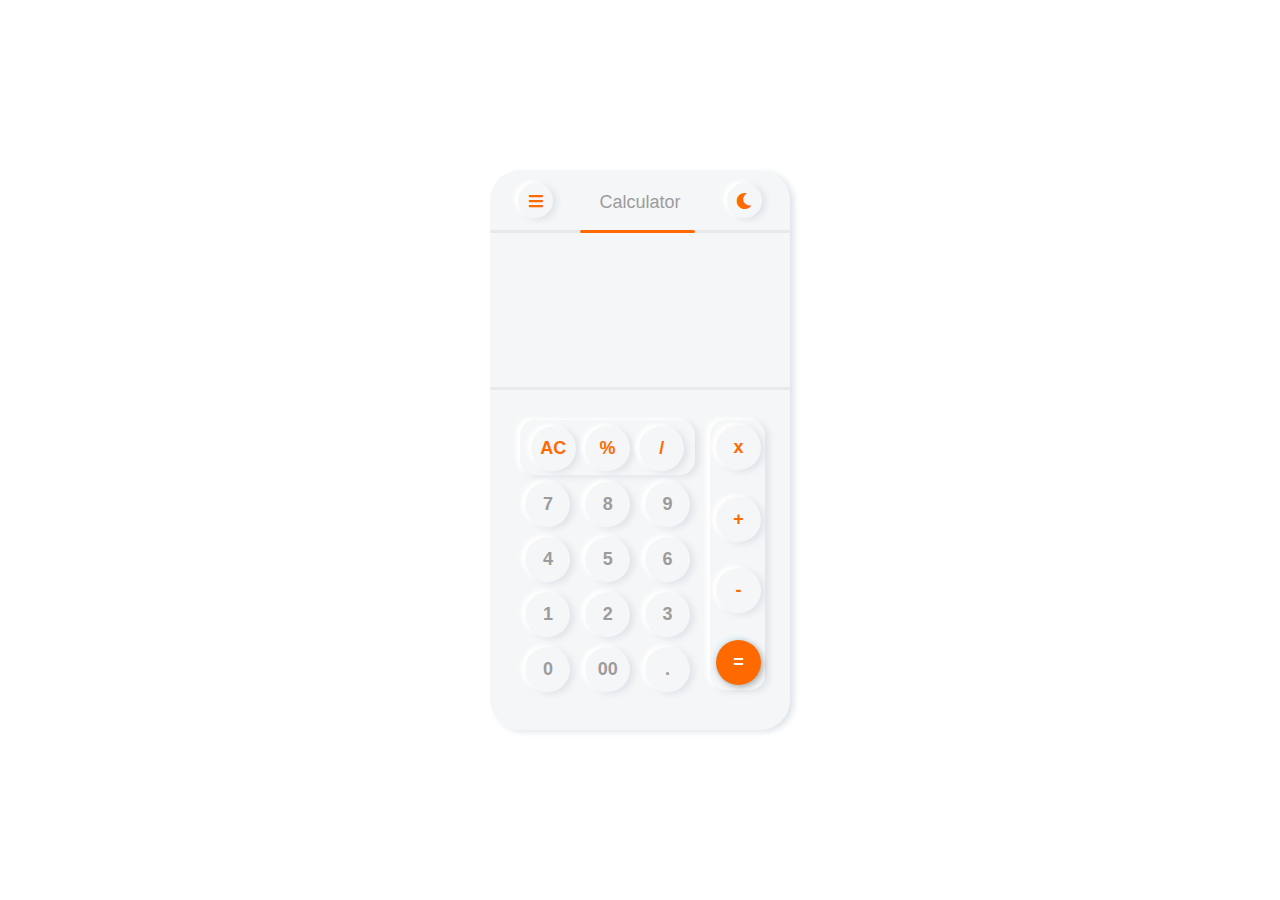
<file: Réalisation/Code Source/index.html>
<!doctype html>
<html lang="en">
  <head>
  <link rel="icon" type="image/png" sizes="32x32" href="./images/favicon.png">

    <title>Calculator</title>
    <!-- Required meta tags -->
    <meta charset="utf-8">
    <meta name="viewport" content="width=device-width, initial-scale=1, shrink-to-fit=no">

    <!-- Bootstrap CSS -->
    <link
      rel="stylesheet"
      href="https://cdnjs.cloudflare.com/ajax/libs/font-awesome/5.15.2/css/all.min.css"
    />
    <link rel="stylesheet" href="css/style.css">
    <link rel="stylesheet" href="https://stackpath.bootstrapcdn.com/bootstrap/4.3.1/css/bootstrap.min.css" integrity="sha384-ggOyR0iXCbMQv3Xipma34MD+dH/1fQ784/j6cY/iJTQUOhcWr7x9JvoRxT2MZw1T" crossorigin="anonymous">
    <!-- JavaScript -->
    <script src="js/CalculatriceBLO.js"></script>
    <script src="js/calculatrice.js"></script>
  </head>
  <body>
    <div class="main">
    <div class="heading ">
                <i id="operator" class="fas fa-bars"></i>
                <span >Calculator</span>
                <i id="operator"  class="fas fa-moon"></i>
            </div>
    <div class="result">

    <input class="" type="text" id="afficheur" name="afficheur"  readonly/>
              </div>
    <div id="keyboard">
        <div class="group">
            <div class="top-section">

                <input id="operator" type="submit" onclick="Init()" value="AC"  ></input>
                <input id="operator" type="submit" onclick="Operation('%')" value="%"></input>
                <input id="operator" type="submit" onclick="Operation('/')" value="/"></input>
            </div>
            <div class="middle-section">
  
            <input  type="submit" onclick="ClickNumber(7)" value="7"  ></input>
            <input  type="submit" onclick="ClickNumber(8)" value="8"  ></input>
            <input  type="submit" onclick="ClickNumber(9)" value="9"  ></input>

           <input  type="submit"  onclick="ClickNumber(4)" value="4"  ></input>
           <input  type="submit"  onclick="ClickNumber(5)" value="5"  ></input>
           <input  type="submit"  onclick="ClickNumber(6)" value="6"  ></input>

           <input  type="submit"  onclick="ClickNumber(1)" value="1"  ></input>
           <input  type="submit"  onclick="ClickNumber(2)" value="2"  ></input>
           <input  type="submit"  onclick="ClickNumber(3)" value="3"  ></input>

           <input  type="submit"  onclick="ClickNumber(0)"  value="0"  ></input>
           <input  type="submit"  onclick="ClickNumber(00)" value="00"></input>
           <input  type="submit"                            value="."  ></input>
           </div>
        </div>

        <div class="side-section">

            <input id="operator" type="submit" onclick="Operation('x')" value="x"  ></input>
            <input id="operator" type="submit" onclick="Operation('+')" value="+"  ></input>
            <input id="operator" type="submit" onclick="Operation('-')" value="-"  ></input>
            <input id="operator" type="submit" onclick="Egale()" value="="  class="equal"></input> 
        </div>
</div>
    <!-- Optional JavaScript -->
    <!-- jQuery first, then Popper.js, then Bootstrap JS -->
    <script src="https://code.jquery.com/jquery-3.3.1.slim.min.js" integrity="sha384-q8i/X+965DzO0rT7abK41JStQIAqVgRVzpbzo5smXKp4YfRvH+8abtTE1Pi6jizo" crossorigin="anonymous"></script>
    <script src="https://cdnjs.cloudflare.com/ajax/libs/popper.js/1.14.7/umd/popper.min.js" integrity="sha384-UO2eT0CpHqdSJQ6hJty5KVphtPhzWj9WO1clHTMGa3JDZwrnQq4sF86dIHNDz0W1" crossorigin="anonymous"></script>
    <script src="https://stackpath.bootstrapcdn.com/bootstrap/4.3.1/js/bootstrap.min.js" integrity="sha384-JjSmVgyd0p3pXB1rRibZUAYoIIy6OrQ6VrjIEaFf/nJGzIxFDsf4x0xIM+B07jRM" crossorigin="anonymous"></script>
  </body>
</html>
</file>
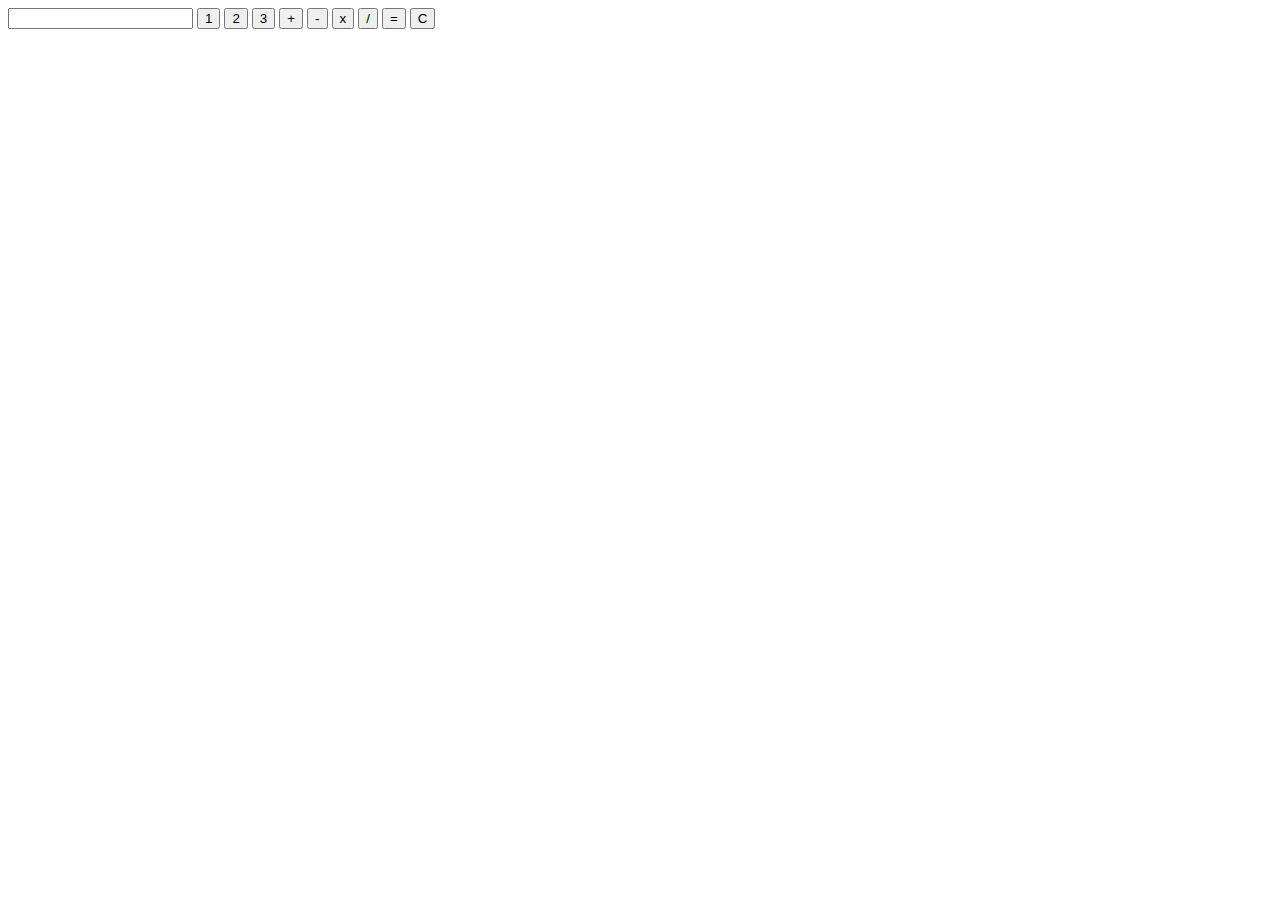
<file: Prototype - Code Source/calculatrice.html>
<!DOCTYPE html>
<html lang="fr">
<head>
    <meta charset="UTF-8">
    <meta http-equiv="X-UA-Compatible" content="IE=edge">
    <meta name="viewport" content="width=device-width, initial-scale=1.0">
    <title>Calculatrice</title>
    <script src="CalculatriceBLO.js"></script>
    <script src="calculatrice.js"></script>
</head>
<body>
    <input type="text" id="afficheur">
    <button onclick="ClickNumber(1)">1</button>
    <button onclick="ClickNumber(2)">2</button>
    <button onclick="ClickNumber(3)">3</button>
    <button onclick="Operation('+')">+</button>
    <button onclick="Operation('-')">-</button>
    <button onclick="Operation('x')">x</button>
    <button onclick="Operation('/')">/</button>
    <button onclick="Egale()">=</button>
    <button onclick="Init()">C</button>
</body>
</html>
</file>
<file: Réalisation/Code Source/css/style.css>
:root {
  --black: rgba(#000, 0.4);
}
html {
  --bg: #f5f6f7;
  --color-text: #9c9c9c;
  --color-orange: #ff6a00;
  --color-shadow: -4px -2px 4px 0px #ffffff, 4px 2px 6px 0px #dfe4ea;
  --color-inset-shadow: inset -2px -2px 6px rgba(255, 255, 255, 0.8),
    inset 2px 2px 6px rgba(0, 0, 0, 0.1);
  --color-equal-shadow: -2px -2px 6px rgba(3, 169, 244, 0.1),
    2px 2px 6px rgba(0, 0, 0, 0.3);
  --color-equal-inset-shadow: inset -2px -2px 6px rgba(255, 255, 255, 0.5),
    inset 2px 2px 6px rgba(0, 0, 0, 0.3);
}
html[data-theme="dark"] {
  --bg: #131419;
  --color-text: #ffffff;
  --color-orange: #ff6a00;
  --color-shadow: -3px -3px 10px rgba(255, 255, 255, 0.07),
    3px 3px 15px rgba(0, 0, 0, 0.5);
  --color-inset-shadow: inset -2px -2px 6px rgba(255, 255, 255, 0.01),
    inset 2px 2px 6px rgba(0, 0, 0, 0.8);
  --color-equal-shadow: -2px -2px 6px rgba(3, 169, 244, 0.01),
    2px 2px 6px rgba(0, 0, 0, 0.8);
  --color-equal-inset-shadow: inset -2px -2px 6px rgba(255, 106, 0, 0.2),
    inset 2px 2px 6px rgba(0, 0, 0, 0.5);
}
* {
  margin: 0;
  padding: 0;
  box-sizing: border-box;
}
body {
  background: var(--bg);
  font-family: "Poppins", sans-serif;
  height: 100vh;
  width: 100%;
  display: flex;
  align-items: center;
  justify-content: center;
}
.main {
  width: 300px;
  height: 560px;
  position: absolute;
  top: 50%;
  left: 50%;
  transform: translate(-50%, -50%);
  border-radius: 30px;
  background: var(--bg);
  box-shadow: var(--color-shadow);
  overflow: hidden;
}
.heading {
  height: 60px;
  display: flex;
  justify-content: space-between;
  align-items: center;
  position: relative;
  padding: 0px 28px;
}
.heading span {
  color: var(--color-text);
  font-size: 18px;
}
.heading span:nth-child(1),
.heading span:nth-child(3) {
  cursor: pointer;
  font-size: 15px;
}
.heading span:nth-child(2) {
  margin-top: 5px;
}
.heading span:nth-child(2)::after {
  width: 115px;
  content: "";
  position: absolute;
  bottom: -5%;
  border-bottom: 3px solid var(--color-orange);
  z-index: 10;
  left: 30%;
  border-radius: 10px;
}
.result {
  height: 160px;
  position: relative;
  background: var(--bg);
  border-top: 3px solid rgba(0, 0, 0, 0.05);
  border-bottom: 3px solid rgba(0, 0, 0, 0.05);
}
.result input {
  height: 100%;
  width: 100%;
  background: transparent;
  border: none;
  outline: none;
  position: absolute;
  text-align: right;
  bottom: 2%;
  right: 5%;
  font-size: 32px;
  color: var(--color-text);
}
#keyboard {
  padding: 30px 20px;
}
#keyboard input[type="submit"] {
  outline: none;
}
.top-section {
  height: auto;
  position: relative;
  display: flex;
  justify-content: space-around;
  padding: 4px 6px;
  border-radius: 15px;
  margin-left: 10px;
  background: var(--bg);
  box-shadow: var(--color-shadow);
}
.top-section input[type="submit"] {
  margin-top: 2px;
}
.middle-section {
  position: relative;
  display: flex;
  justify-content: space-between;
  flex-wrap: wrap;
  align-items: center;
  border-radius: 15px;
  margin-top: 2px;
  margin-left: 10.4px;
}
.middle-section input[type="submit"] {
  margin: 5px 5px;
  color: var(--color-text);
  font-weight: 600;
}
.side-section {
  float: left;
  height: 270px;
  position: relative;
  display: flex;
  flex-direction: column;
  padding: 5px 4px;
  border-radius: 15px;
  justify-content: space-between;
  margin-left: 15px;
  background: var(--bg);
  box-shadow: var(--color-shadow);
}
.side-section input[type="submit"] {
  margin-left: 2px;
}
.group {
  width: 185px;
  float: left;
}
input[type="submit"] {
  width: 45px;
  height: 45px;
  border-radius: 60%;
  border: none;
  background-color: var(--bg);
  font-weight: 900;
  font-size: 18px;
  cursor: pointer;
  box-shadow: var(--color-shadow);
}
.fas{
    box-shadow: var(--color-shadow);
    width: 35px;
    height: 35px;
    text-align: center;
    border-radius: 60%;
    padding-top: 10px;

}
input[type="number"]::-webkit-outer-spin-button,
input[type="number"]::-webkit-inner-spin-button {
  -webkit-appearance: none;
  margin: 0;
}
.equal {
  background-color: var(--color-orange) !important;
  color: #fff !important;
  box-shadow: var(--color-equal-shadow) !important;
}
#operator {
  color: var(--color-orange);
}
input[type="submit"]:active,
input[type="submit"]:hover {
    box-shadow: var(--color-inset-shadow);
}
input[name="btn-equal"]:active,
input[name="btn-equal"]:hover {
  background: var(--color-orange) !important;
  box-shadow: var(--color-equal-inset-shadow) !important;
}
</file>
